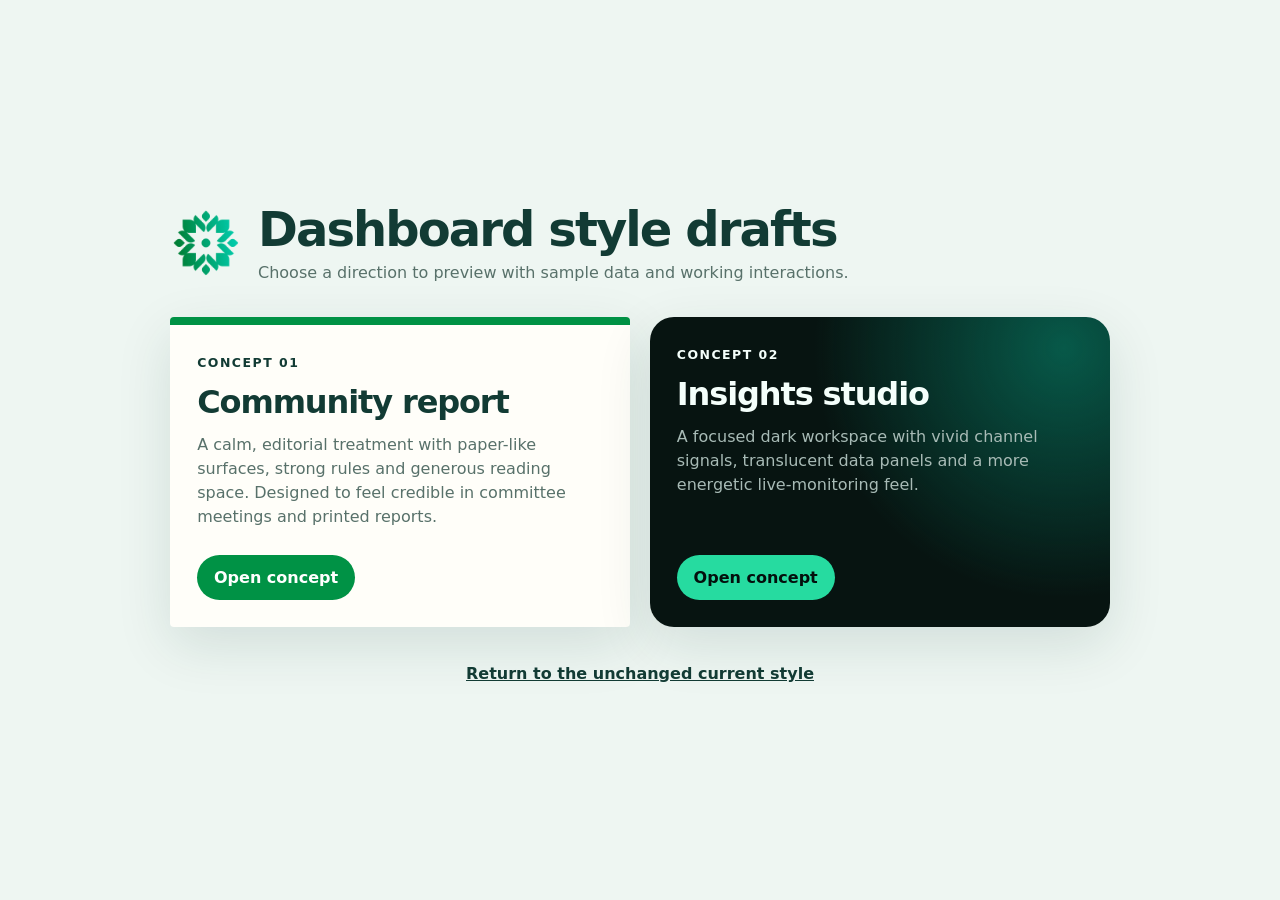
<file: dashboard/style-drafts.html>
<!doctype html>
<html lang="en">
<head>
  <meta charset="utf-8">
  <meta name="viewport" content="width=device-width, initial-scale=1">
  <title>BBCN dashboard style drafts</title>
  <style>
    :root { font-family: Inter, ui-sans-serif, system-ui, sans-serif; color: #123b34; background: #eef6f2; }
    * { box-sizing: border-box; }
    body { margin: 0; min-height: 100vh; display: grid; place-items: center; padding: 2rem; }
    main { width: min(940px, 100%); }
    header { display: flex; align-items: center; gap: 1rem; margin-bottom: 2rem; }
    img { width: 72px; height: 72px; object-fit: contain; }
    h1 { margin: 0 0 .25rem; font-size: clamp(1.8rem, 4vw, 3rem); letter-spacing: -.04em; }
    p { margin: 0; color: #58716a; line-height: 1.5; }
    .grid { display: grid; grid-template-columns: repeat(2, minmax(0, 1fr)); gap: 1.2rem; }
    article { display: flex; min-height: 310px; flex-direction: column; justify-content: space-between; padding: 1.7rem; border-radius: 24px; box-shadow: 0 18px 55px rgba(6,59,52,.12); }
    article:first-child { background: #fffef9; border-top: 8px solid #009245; border-radius: 4px; }
    article:last-child { color: #f4fffb; background: radial-gradient(circle at 90% 10%, #075949, transparent 50%), #071411; }
    article:last-child p { color: #a8bbb6; }
    .number { font-size: .78rem; font-weight: 800; letter-spacing: .12em; text-transform: uppercase; }
    h2 { margin: .75rem 0; font-size: 2rem; letter-spacing: -.035em; }
    a { display: inline-flex; width: fit-content; padding: .8rem 1.05rem; border-radius: 999px; text-decoration: none; font-weight: 750; background: #009245; color: white; }
    article:last-child a { color: #04100d; background: #26dba0; }
    .current { margin-top: 1.4rem; text-align: center; }
    .current a { background: transparent; color: #123b34; text-decoration: underline; }
    @media (max-width: 680px) { .grid { grid-template-columns: 1fr; } }
  </style>
</head>
<body>
  <main>
    <header>
      <img src="bbcn-logo.png" alt="BBCN logo">
      <div><h1>Dashboard style drafts</h1><p>Choose a direction to preview with sample data and working interactions.</p></div>
    </header>
    <div class="grid">
      <article>
        <div><span class="number">Concept 01</span><h2>Community report</h2><p>A calm, editorial treatment with paper-like surfaces, strong rules and generous reading space. Designed to feel credible in committee meetings and printed reports.</p></div>
        <a href="index.html?style=editorial">Open concept</a>
      </article>
      <article>
        <div><span class="number">Concept 02</span><h2>Insights studio</h2><p>A focused dark workspace with vivid channel signals, translucent data panels and a more energetic live-monitoring feel.</p></div>
        <a href="index.html?style=studio">Open concept</a>
      </article>
    </div>
    <p class="current"><a href="index.html">Return to the unchanged current style</a></p>
  </main>
</body>
</html>
</file>
